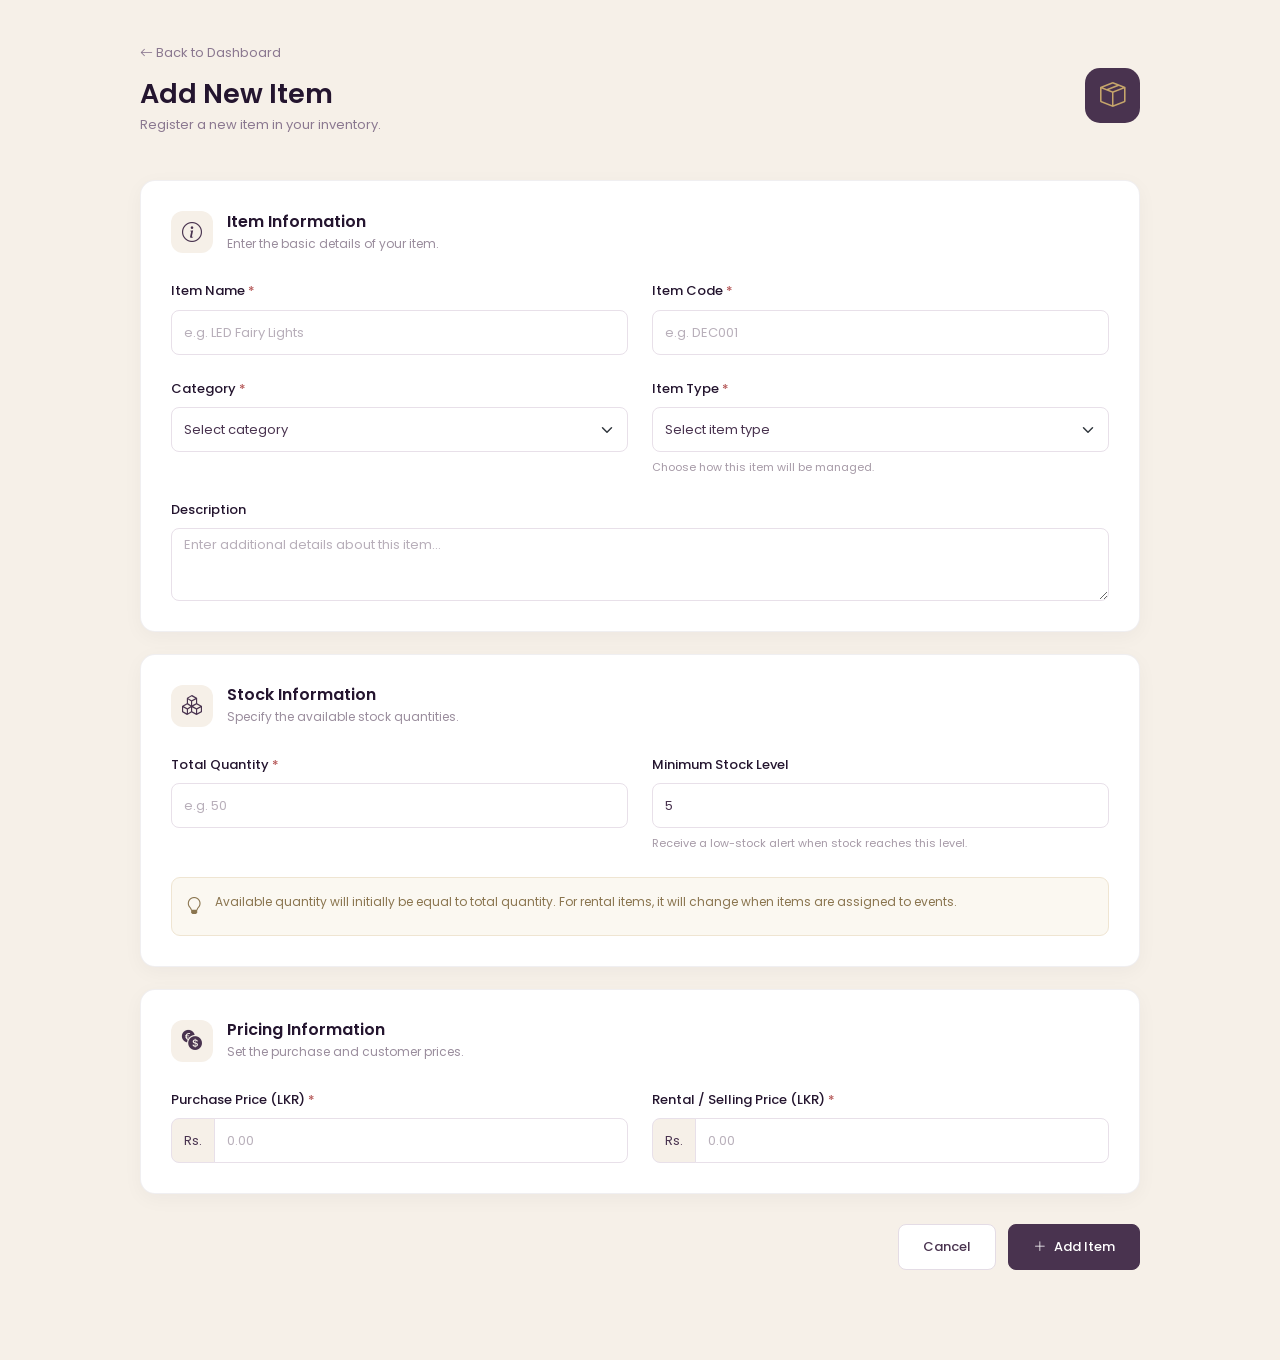
<file: addItem.html>
<!DOCTYPE html>
<html lang="en">
<head>
    <meta charset="UTF-8">
    <meta name="viewport" content="width=device-width, initial-scale=1.0">
    <title>Add New Item | Decora</title>

    <!-- Bootstrap -->
    <link href="https://cdn.jsdelivr.net/npm/bootstrap@5.3.3/dist/css/bootstrap.min.css" rel="stylesheet">

    <!-- Bootstrap Icons -->
    <link rel="stylesheet" href="https://cdn.jsdelivr.net/npm/bootstrap-icons@1.11.3/font/bootstrap-icons.min.css">

    <!-- Google Font -->
    <link href="https://fonts.googleapis.com/css2?family=Poppins:wght@300;400;500;600;700&display=swap" rel="stylesheet">

    <link rel="stylesheet" href="css/style.css">
    <link rel="stylesheet" href="css/add-item.css">
</head>

<body>

<div class="add-item-page">

    <!-- Top Navigation -->
    <div class="page-top">
        <div>
            <a href="index.html" class="back-link">
                <i class="bi bi-arrow-left"></i> Back to Dashboard
            </a>

            <h2>Add New Item</h2>
            <p>Register a new item in your inventory.</p>
        </div>

        <div class="page-icon">
            <i class="bi bi-box-seam"></i>
        </div>
    </div>


    <!-- Add Item Form -->
    <form id="addItemForm">

        <!-- Item Information -->
        <div class="form-section">

            <div class="section-title">
                <div class="section-icon">
                    <i class="bi bi-info-circle"></i>
                </div>

                <div>
                    <h5>Item Information</h5>
                    <p>Enter the basic details of your item.</p>
                </div>
            </div>

            <div class="row g-4">

                <div class="col-md-6">
                    <label for="itemName">Item Name <span>*</span></label>
                    <input type="text" id="itemName" class="form-control"
                           placeholder="e.g. LED Fairy Lights" required>
                </div>

                <div class="col-md-6">
                    <label for="itemCode">Item Code <span>*</span></label>
                    <input type="text" id="itemCode" class="form-control"
                           placeholder="e.g. DEC001" required>
                </div>

                <div class="col-md-6">
                    <label for="category">Category <span>*</span></label>

                    <select id="category" class="form-select" required>
                        <option value="" selected disabled>Select category</option>
                        <option value="Decorations">Decorations</option>
                        <option value="Lighting">Lighting</option>
                        <option value="Furniture">Furniture</option>
                        <option value="Stage Equipment">Stage Equipment</option>
                        <option value="Table Accessories">Table Accessories</option>
                        <option value="Fabrics">Fabrics</option>
                        <option value="Other">Other</option>
                    </select>
                </div>

                <div class="col-md-6">
                    <label for="itemType">Item Type <span>*</span></label>

                    <select id="itemType" class="form-select" required>
                        <option value="" selected disabled>Select item type</option>
                        <option value="Rental Item">Rental Item</option>
                        <option value="Consumable Item">Consumable Item</option>
                        <option value="Sale Item">Sale Item</option>
                    </select>

                    <small class="help-text">
                        Choose how this item will be managed.
                    </small>
                </div>

                <div class="col-12">
                    <label for="description">Description</label>
                    <textarea id="description" class="form-control"
                              rows="3"
                              placeholder="Enter additional details about this item..."></textarea>
                </div>

            </div>
        </div>


        <!-- Stock Information -->
        <div class="form-section">

            <div class="section-title">
                <div class="section-icon">
                    <i class="bi bi-boxes"></i>
                </div>

                <div>
                    <h5>Stock Information</h5>
                    <p>Specify the available stock quantities.</p>
                </div>
            </div>

            <div class="row g-4">

                <div class="col-md-6">
                    <label for="totalQuantity">Total Quantity <span>*</span></label>
                    <input type="number" id="totalQuantity" class="form-control"
                           min="0" placeholder="e.g. 50" required>
                </div>

                <div class="col-md-6">
                    <label for="minimumStock">Minimum Stock Level</label>
                    <input type="number" id="minimumStock" class="form-control"
                           min="0" value="5">
                    <small class="help-text">
                        Receive a low-stock alert when stock reaches this level.
                    </small>
                </div>

            </div>

            <div class="stock-note">
                <i class="bi bi-lightbulb"></i>
                <span>
                    Available quantity will initially be equal to total quantity.
                    For rental items, it will change when items are assigned to events.
                </span>
            </div>

        </div>


        <!-- Pricing Information -->
        <div class="form-section">

            <div class="section-title">
                <div class="section-icon">
                    <i class="bi bi-currency-exchange"></i>
                </div>

                <div>
                    <h5>Pricing Information</h5>
                    <p>Set the purchase and customer prices.</p>
                </div>
            </div>

            <div class="row g-4">

                <div class="col-md-6">
                    <label for="purchasePrice">Purchase Price (LKR) <span>*</span></label>
                    <div class="input-group">
                        <span class="input-group-text">Rs.</span>
                        <input type="number" id="purchasePrice" class="form-control"
                               min="0" step="0.01" placeholder="0.00" required>
                    </div>
                </div>

                <div class="col-md-6">
                    <label for="sellingPrice">Rental / Selling Price (LKR) <span>*</span></label>
                    <div class="input-group">
                        <span class="input-group-text">Rs.</span>
                        <input type="number" id="sellingPrice" class="form-control"
                               min="0" step="0.01" placeholder="0.00" required>
                    </div>
                </div>

            </div>
        </div>


        <!-- Form Buttons -->
        <div class="form-actions">

            <a href="index.html" class="cancel-btn">
                Cancel
            </a>

            <button type="submit" class="submit-btn">
                <i class="bi bi-plus-lg"></i>
                Add Item
            </button>

        </div>

    </form>

</div>


<script>
    const addItemForm = document.getElementById("addItemForm");

    addItemForm.addEventListener("submit", function(event) {

        event.preventDefault();

        const item = {
            name: document.getElementById("itemName").value.trim(),
            code: document.getElementById("itemCode").value.trim(),
            category: document.getElementById("category").value,
            type: document.getElementById("itemType").value,
            description: document.getElementById("description").value.trim(),
            totalQuantity: Number(document.getElementById("totalQuantity").value),
            minimumStock: Number(document.getElementById("minimumStock").value),
            availableQuantity: Number(document.getElementById("totalQuantity").value),
            purchasePrice: Number(document.getElementById("purchasePrice").value),
            sellingPrice: Number(document.getElementById("sellingPrice").value)
        };

        if (item.totalQuantity < 0 ||
            item.minimumStock < 0 ||
            item.purchasePrice < 0 ||
            item.sellingPrice < 0) {
            alert("Please enter valid positive values.");
            return;
        }

        // Get existing inventory items
        let inventory = JSON.parse(localStorage.getItem("decoraInventory")) || [];

        // Check duplicate item code
        const duplicate = inventory.some(
            existingItem => existingItem.code.toLowerCase() === item.code.toLowerCase()
        );

        if (duplicate) {
            alert("An item with this item code already exists!");
            return;
        }

        // Save item in browser local storage
        inventory.push(item);

        localStorage.setItem("decoraInventory", JSON.stringify(inventory));

        alert("Item added successfully!");

        addItemForm.reset();

        window.location.href = "inventory.html";
    });
</script>

</body>
</html>
</file>
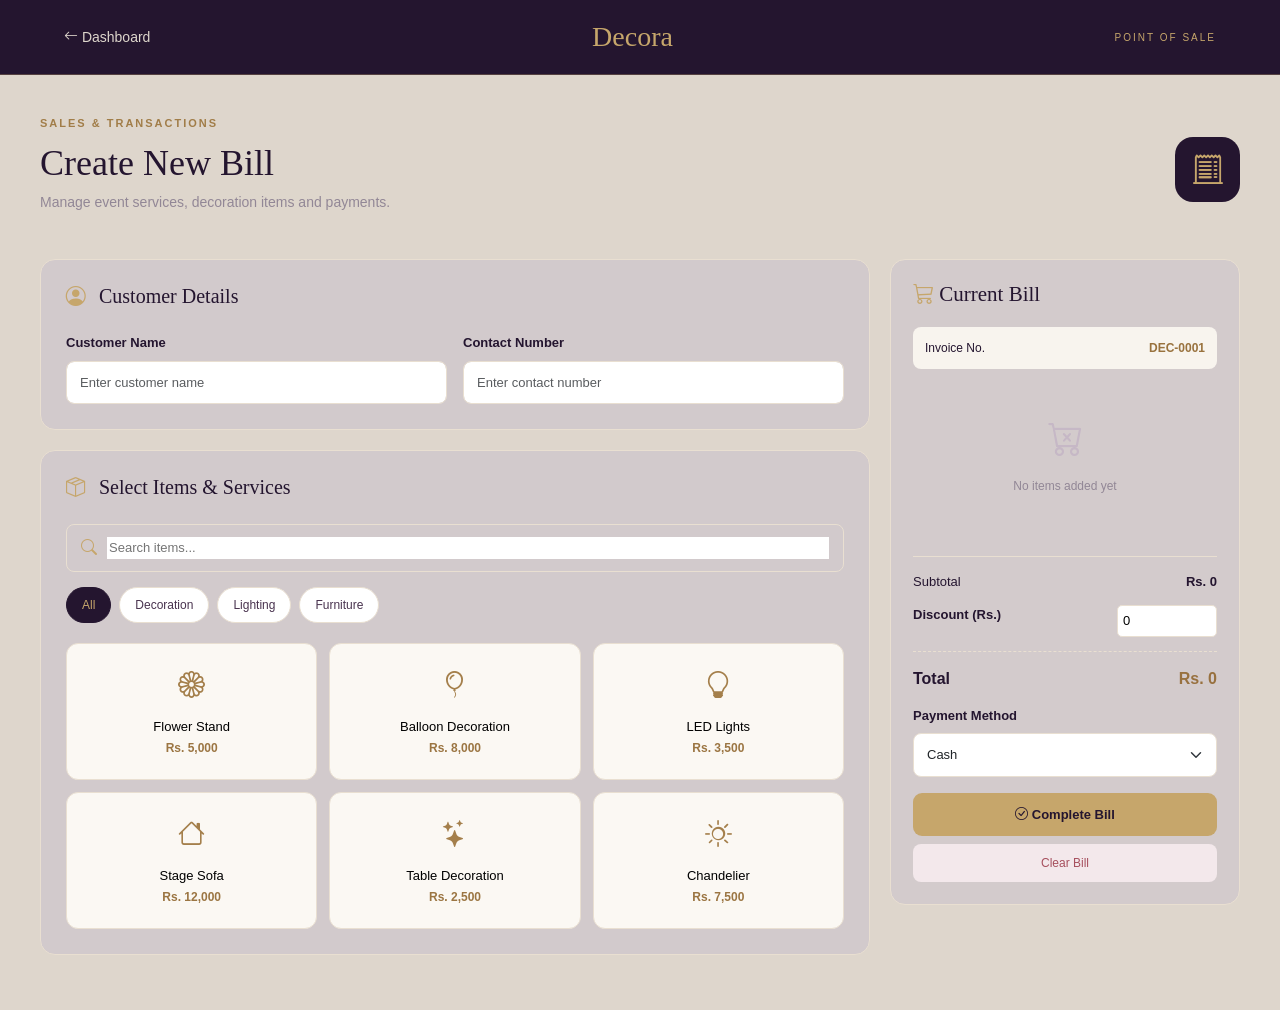
<file: billing.html>
<!DOCTYPE html>
<html lang="en">
<head>
    <meta charset="UTF-8">
    <meta name="viewport" content="width=device-width, initial-scale=1.0">
    <title>POS Billing | Decora</title>

    <link href="https://cdn.jsdelivr.net/npm/bootstrap@5.3.3/dist/css/bootstrap.min.css" rel="stylesheet">
    <link rel="stylesheet" href="https://cdn.jsdelivr.net/npm/bootstrap-icons@1.11.3/font/bootstrap-icons.min.css">
    <link rel="stylesheet" href="css/pages.css">
</head>

<body>

<div class="page-container">

    <header class="page-header">
        <a href="index.html" class="back-link">
            <i class="bi bi-arrow-left"></i> Dashboard
        </a>
        <div class="page-brand">Decora</div>
        <span class="page-label">POINT OF SALE</span>
    </header>

    <main class="page-content">

        <div class="page-title">
            <div>
                <span class="eyebrow">SALES & TRANSACTIONS</span>
                <h1>Create New Bill</h1>
                <p>Manage event services, decoration items and payments.</p>
            </div>
            <div class="title-icon"><i class="bi bi-receipt-cutoff"></i></div>
        </div>

        <div class="billing-layout">

            <div class="billing-main">

                <section class="form-card">
                    <h3><i class="bi bi-person-circle"></i> Customer Details</h3>

                    <div class="row g-3">
                        <div class="col-md-6">
                            <label>Customer Name</label>
                            <input type="text" class="form-control" placeholder="Enter customer name">
                        </div>

                        <div class="col-md-6">
                            <label>Contact Number</label>
                            <input type="tel" class="form-control" placeholder="Enter contact number">
                        </div>
                    </div>
                </section>

                <section class="form-card">
                    <div class="section-heading">
                        <h3><i class="bi bi-box-seam"></i> Select Items & Services</h3>
                    </div>

                    <div class="billing-search">
                        <i class="bi bi-search"></i>
                        <input type="text" id="productSearch" placeholder="Search items...">
                    </div>

                    <div class="category-filter">
                        <button class="category-btn active" data-category="all">All</button>
                        <button class="category-btn" data-category="decoration">Decoration</button>
                        <button class="category-btn" data-category="lighting">Lighting</button>
                        <button class="category-btn" data-category="furniture">Furniture</button>
                    </div>

                    <div class="product-grid" id="productGrid">

                        <button class="product-card" data-name="Flower Stand" data-price="5000" data-category="decoration">
                            <i class="bi bi-flower1"></i>
                            <h5>Flower Stand</h5>
                            <p>Rs. 5,000</p>
                        </button>

                        <button class="product-card" data-name="Balloon Decoration" data-price="8000" data-category="decoration">
                            <i class="bi bi-balloon"></i>
                            <h5>Balloon Decoration</h5>
                            <p>Rs. 8,000</p>
                        </button>

                        <button class="product-card" data-name="LED Lights" data-price="3500" data-category="lighting">
                            <i class="bi bi-lightbulb"></i>
                            <h5>LED Lights</h5>
                            <p>Rs. 3,500</p>
                        </button>

                        <button class="product-card" data-name="Stage Sofa" data-price="12000" data-category="furniture">
                            <i class="bi bi-house"></i>
                            <h5>Stage Sofa</h5>
                            <p>Rs. 12,000</p>
                        </button>

                        <button class="product-card" data-name="Table Decoration" data-price="2500" data-category="decoration">
                            <i class="bi bi-stars"></i>
                            <h5>Table Decoration</h5>
                            <p>Rs. 2,500</p>
                        </button>

                        <button class="product-card" data-name="Chandelier" data-price="7500" data-category="lighting">
                            <i class="bi bi-brightness-high"></i>
                            <h5>Chandelier</h5>
                            <p>Rs. 7,500</p>
                        </button>

                    </div>
                </section>

            </div>


            <aside class="cart-card">

                <h3><i class="bi bi-cart3"></i> Current Bill</h3>

                <div class="bill-number">
                    <span>Invoice No.</span>
                    <strong>DEC-0001</strong>
                </div>

                <div id="cartItems" class="cart-items">
                    <div class="empty-cart">
                        <i class="bi bi-cart-x"></i>
                        <p>No items added yet</p>
                    </div>
                </div>

                <div class="bill-summary">
                    <div>
                        <span>Subtotal</span>
                        <strong id="subtotal">Rs. 0</strong>
                    </div>

                    <div class="discount-row">
                        <label for="discount">Discount (Rs.)</label>
                        <input type="number" id="discount" value="0" min="0">
                    </div>

                    <div class="total-row">
                        <span>Total</span>
                        <strong id="total">Rs. 0</strong>
                    </div>
                </div>

                <label>Payment Method</label>
                <select class="form-select mb-3" id="paymentMethod">
                    <option>Cash</option>
                    <option>Card</option>
                    <option>Bank Transfer</option>
                </select>

                <button class="primary-btn w-100" id="completeBill">
                    <i class="bi bi-check-circle"></i> Complete Bill
                </button>

                <button class="clear-btn w-100 mt-2" id="clearBill">
                    Clear Bill
                </button>

            </aside>

        </div>
    </main>
</div>

<script>
const cart = [];
const cartItems = document.getElementById("cartItems");
const subtotalElement = document.getElementById("subtotal");
const totalElement = document.getElementById("total");
const discountInput = document.getElementById("discount");

function formatMoney(amount) {
    return "Rs. " + amount.toLocaleString("en-LK");
}

function renderCart() {
    cartItems.innerHTML = "";

    if (cart.length === 0) {
        cartItems.innerHTML = `
            <div class="empty-cart">
                <i class="bi bi-cart-x"></i>
                <p>No items added yet</p>
            </div>`;
    }

    let subtotal = 0;

    cart.forEach((item, index) => {
        subtotal += item.price * item.quantity;

        cartItems.innerHTML += `
            <div class="cart-item">
                <div class="cart-item-details">
                    <h5>${item.name}</h5>
                    <p>${formatMoney(item.price)}</p>
                    <div class="quantity-controls">
                        <button onclick="changeQuantity(${index}, -1)">−</button>
                        <span>${item.quantity}</span>
                        <button onclick="changeQuantity(${index}, 1)">+</button>
                    </div>
                </div>
                <button class="remove-item" onclick="removeItem(${index})">
                    <i class="bi bi-trash"></i>
                </button>
            </div>`;
    });

    const discount = Math.min(
        Math.max(0, Number(discountInput.value) || 0),
        subtotal
    );

    subtotalElement.textContent = formatMoney(subtotal);
    totalElement.textContent = formatMoney(subtotal - discount);
}

document.querySelectorAll(".product-card").forEach(button => {
    button.addEventListener("click", () => {
        const name = button.dataset.name;
        const price = Number(button.dataset.price);

        const existing = cart.find(item => item.name === name);

        if (existing) {
            existing.quantity++;
        } else {
            cart.push({ name, price, quantity: 1 });
        }

        renderCart();
    });
});

function changeQuantity(index, amount) {
    cart[index].quantity += amount;

    if (cart[index].quantity <= 0) {
        cart.splice(index, 1);
    }

    renderCart();
}

function removeItem(index) {
    cart.splice(index, 1);
    renderCart();
}

discountInput.addEventListener("input", renderCart);

document.getElementById("clearBill").addEventListener("click", () => {
    cart.length = 0;
    discountInput.value = 0;
    renderCart();
});

document.getElementById("completeBill").addEventListener("click", () => {
    if (cart.length === 0) {
        alert("Please add items to the bill first.");
        return;
    }

    alert("Bill created successfully! Connect a database to save this transaction.");
});

const searchInput = document.getElementById("productSearch");
let selectedCategory = "all";

function filterProducts() {
    const search = searchInput.value.toLowerCase();

    document.querySelectorAll(".product-card").forEach(card => {
        const matchesName = card.dataset.name.toLowerCase().includes(search);
        const matchesCategory = selectedCategory === "all" ||
            card.dataset.category === selectedCategory;

        card.style.display = matchesName && matchesCategory ? "" : "none";
    });
}

searchInput.addEventListener("input", filterProducts);

document.querySelectorAll(".category-btn").forEach(button => {
    button.addEventListener("click", () => {
        document.querySelector(".category-btn.active").classList.remove("active");
        button.classList.add("active");
        selectedCategory = button.dataset.category;
        filterProducts();
    });
});

renderCart();
</script>

</body>
</html>
</file>
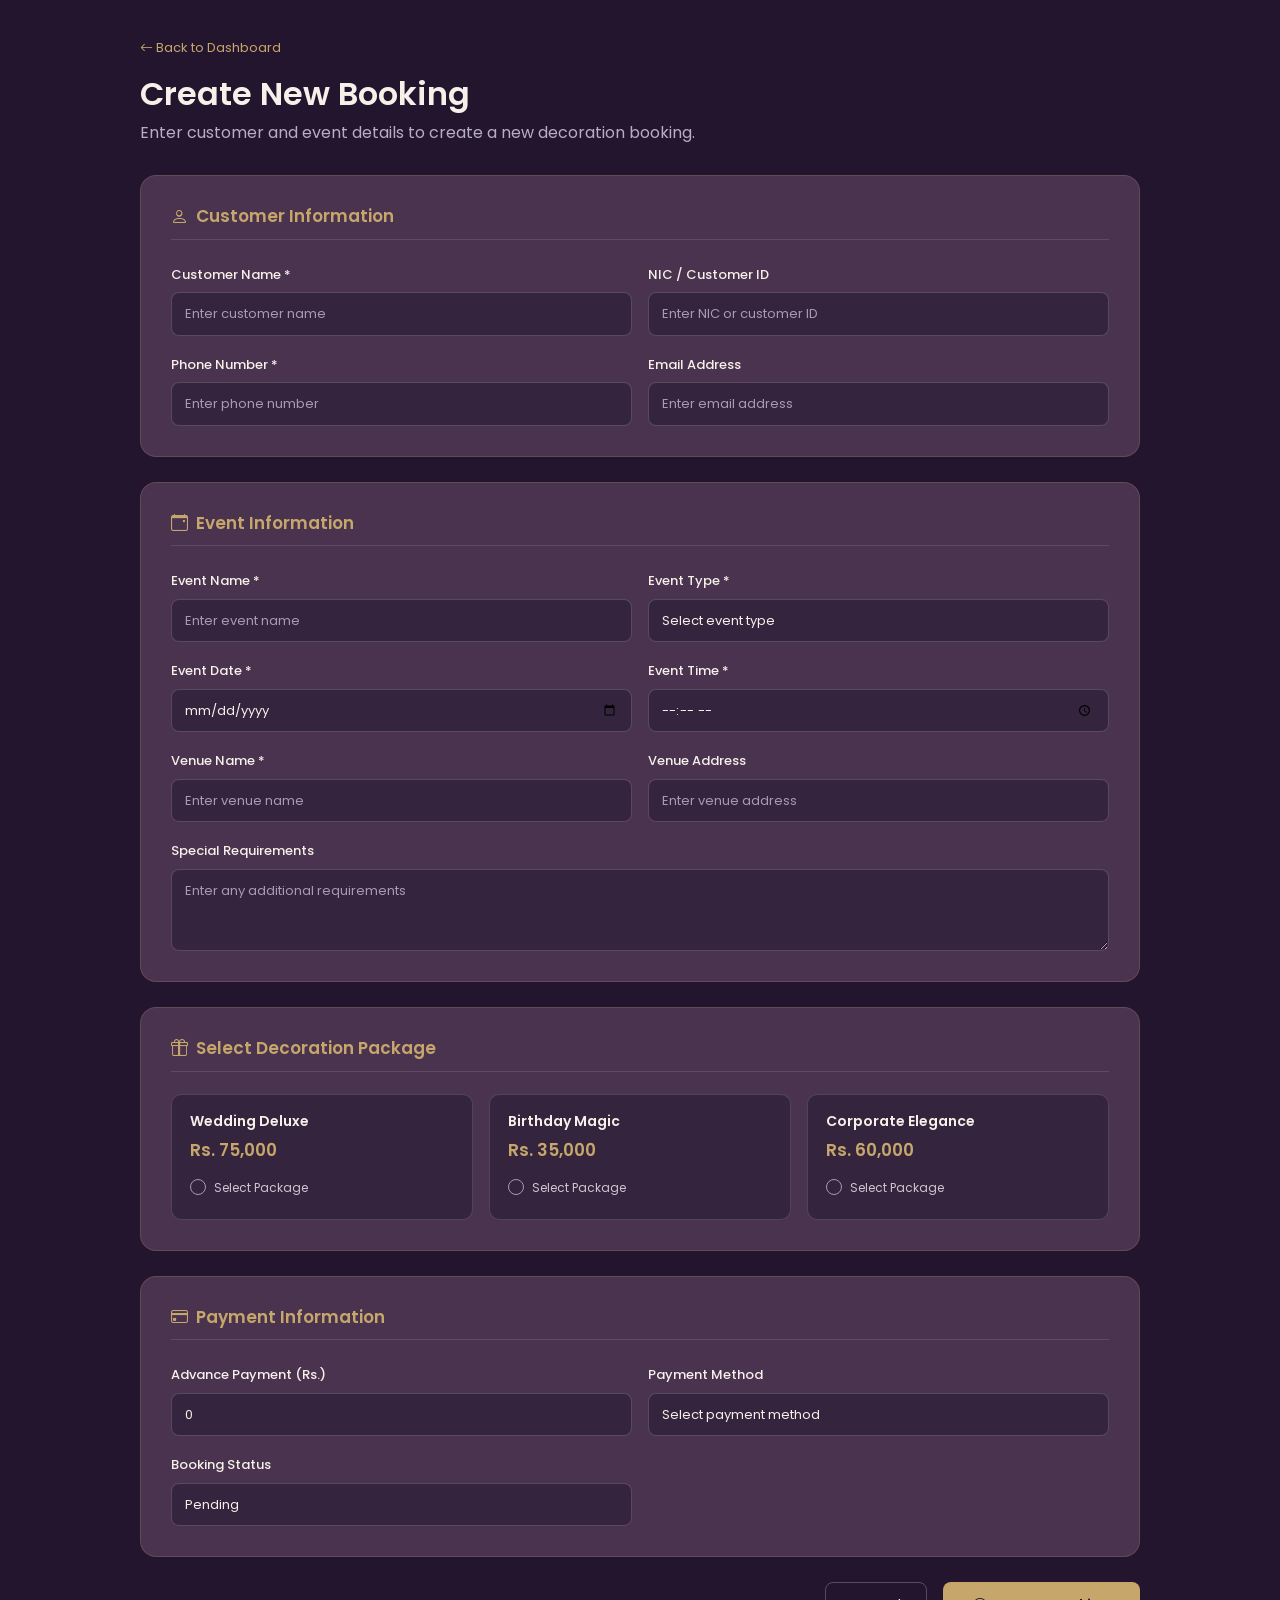
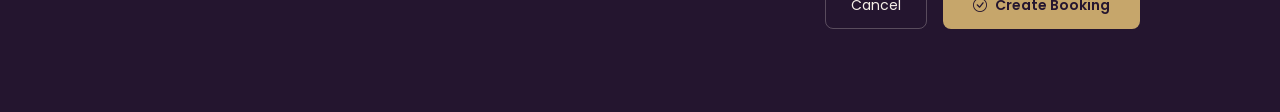
<file: booking.html>
<!DOCTYPE html>
<html lang="en">
<head>
    <meta charset="UTF-8">
    <meta name="viewport" content="width=device-width, initial-scale=1.0">
    <title>New Booking | Decora</title>

    <link href="https://cdn.jsdelivr.net/npm/bootstrap@5.3.3/dist/css/bootstrap.min.css" rel="stylesheet">
    <link href="https://cdn.jsdelivr.net/npm/bootstrap-icons@1.11.3/font/bootstrap-icons.min.css" rel="stylesheet">
    <link href="https://fonts.googleapis.com/css2?family=Poppins:wght@300;400;500;600;700&display=swap" rel="stylesheet">

    <style>
        * {
            font-family: 'Poppins', sans-serif;
        }

        body {
            background: #24152F;
            color: #F6F0E8;
            padding: 35px 15px;
        }

        .booking-container {
            max-width: 1000px;
            margin: auto;
        }

        .page-heading {
            margin-bottom: 30px;
        }

        .page-heading h2 {
            font-weight: 600;
            color: #F6F0E8;
        }

        .page-heading p {
            color: #B9AEBF;
            margin-bottom: 0;
        }

        .booking-card {
            background: #49334F;
            border: 1px solid rgba(198, 166, 107, 0.2);
            border-radius: 16px;
            padding: 30px;
            margin-bottom: 25px;
        }

        .section-title {
            color: #C6A66B;
            font-size: 17px;
            font-weight: 600;
            margin-bottom: 22px;
            padding-bottom: 12px;
            border-bottom: 1px solid rgba(246, 240, 232, 0.12);
        }

        .form-label {
            color: #F6F0E8;
            font-size: 13px;
            font-weight: 500;
            margin-bottom: 8px;
        }

        .form-control,
        .form-select {
            background: #35243D;
            border: 1px solid rgba(246, 240, 232, 0.18);
            color: #F6F0E8;
            border-radius: 8px;
            padding: 11px 13px;
            font-size: 13px;
        }

        .form-control:focus,
        .form-select:focus {
            background: #35243D;
            color: #F6F0E8;
            border-color: #C6A66B;
            box-shadow: 0 0 0 0.2rem rgba(198, 166, 107, 0.15);
        }

        .form-control::placeholder {
            color: #A99BAF;
        }

        .form-select option {
            background: #35243D;
            color: #F6F0E8;
        }

        .form-check-input {
            background-color: #35243D;
            border-color: #A99BAF;
        }

        .form-check-input:checked {
            background-color: #C6A66B;
            border-color: #C6A66B;
        }

        .package-option {
            background: #35243D;
            border: 1px solid rgba(246, 240, 232, 0.15);
            border-radius: 10px;
            padding: 18px;
            height: 100%;
        }

        .package-option h6 {
            color: #F6F0E8;
            font-size: 14px;
            font-weight: 600;
        }

        .package-price {
            color: #C6A66B;
            font-size: 17px;
            font-weight: 600;
        }

        .package-option .form-check {
            margin-top: 12px;
        }

        .package-option .form-check-label {
            color: #CFC4D2;
            font-size: 12px;
        }

        .btn-submit {
            background: #C6A66B;
            color: #24152F;
            border: none;
            border-radius: 8px;
            padding: 12px 30px;
            font-size: 14px;
            font-weight: 600;
        }

        .btn-submit:hover {
            background: #D8BB83;
            color: #24152F;
        }

        .btn-cancel {
            background: transparent;
            color: #F6F0E8;
            border: 1px solid rgba(246, 240, 232, 0.25);
            border-radius: 8px;
            padding: 12px 25px;
            font-size: 14px;
            text-decoration: none;
        }

        .btn-cancel:hover {
            background: rgba(246, 240, 232, 0.08);
            color: #F6F0E8;
        }

        @media (max-width: 576px) {
            .booking-card {
                padding: 20px;
            }

            .form-actions {
                flex-direction: column-reverse;
            }

            .form-actions button,
            .form-actions a {
                width: 100%;
                text-align: center;
            }
        }
    </style>
</head>

<body>

    <div class="booking-container">

        <div class="page-heading">
            <a href="index.html" class="text-decoration-none" style="color: #C6A66B; font-size: 13px;">
                <i class="bi bi-arrow-left"></i> Back to Dashboard
            </a>

            <h2 class="mt-3">Create New Booking</h2>
            <p>Enter customer and event details to create a new decoration booking.</p>
        </div>

        <form id="bookingForm">

            <div class="booking-card">

                <h5 class="section-title">
                    <i class="bi bi-person me-2"></i>Customer Information
                </h5>

                <div class="row g-3">

                    <div class="col-md-6">
                        <label for="customerName" class="form-label">Customer Name *</label>
                        <input type="text" class="form-control" id="customerName" placeholder="Enter customer name" required>
                    </div>

                    <div class="col-md-6">
                        <label for="customerId" class="form-label">NIC / Customer ID</label>
                        <input type="text" class="form-control" id="customerId" placeholder="Enter NIC or customer ID">
                    </div>

                    <div class="col-md-6">
                        <label for="phone" class="form-label">Phone Number *</label>
                        <input type="tel" class="form-control" id="phone" placeholder="Enter phone number" required>
                    </div>

                    <div class="col-md-6">
                        <label for="email" class="form-label">Email Address</label>
                        <input type="email" class="form-control" id="email" placeholder="Enter email address">
                    </div>

                </div>
            </div>

            <div class="booking-card">

                <h5 class="section-title">
                    <i class="bi bi-calendar-event me-2"></i>Event Information
                </h5>

                <div class="row g-3">

                    <div class="col-md-6">
                        <label for="eventName" class="form-label">Event Name *</label>
                        <input type="text" class="form-control" id="eventName" placeholder="Enter event name" required>
                    </div>

                    <div class="col-md-6">
                        <label for="eventType" class="form-label">Event Type *</label>
                        <select class="form-select" id="eventType" required>
                            <option value="" selected disabled>Select event type</option>
                            <option value="Wedding">Wedding</option>
                            <option value="Birthday">Birthday</option>
                            <option value="Engagement">Engagement</option>
                            <option value="Corporate Event">Corporate Event</option>
                            <option value="Anniversary">Anniversary</option>
                            <option value="Other">Other</option>
                        </select>
                    </div>

                    <div class="col-md-6">
                        <label for="eventDate" class="form-label">Event Date *</label>
                        <input type="date" class="form-control" id="eventDate" required>
                    </div>

                    <div class="col-md-6">
                        <label for="eventTime" class="form-label">Event Time *</label>
                        <input type="time" class="form-control" id="eventTime" required>
                    </div>

                    <div class="col-md-6">
                        <label for="eventLocation" class="form-label">Venue Name *</label>
                        <input type="text" class="form-control" id="eventLocation" placeholder="Enter venue name" required>
                    </div>

                    <div class="col-md-6">
                        <label for="venueAddress" class="form-label">Venue Address</label>
                        <input type="text" class="form-control" id="venueAddress" placeholder="Enter venue address">
                    </div>

                    <div class="col-12">
                        <label for="specialRequirements" class="form-label">Special Requirements</label>
                        <textarea class="form-control" id="specialRequirements" rows="3" placeholder="Enter any additional requirements"></textarea>
                    </div>

                </div>
            </div>

            <div class="booking-card">

                <h5 class="section-title">
                    <i class="bi bi-gift me-2"></i>Select Decoration Package
                </h5>

                <div class="row g-3">

                    <div class="col-md-4">
                        <div class="package-option">
                            <h6>Wedding Deluxe</h6>
                            <p class="package-price mb-0">Rs. 75,000</p>

                            <div class="form-check">
                                <input class="form-check-input" type="radio" name="package" id="weddingPackage" value="75000" required>
                                <label class="form-check-label" for="weddingPackage">
                                    Select Package
                                </label>
                            </div>
                        </div>
                    </div>

                    <div class="col-md-4">
                        <div class="package-option">
                            <h6>Birthday Magic</h6>
                            <p class="package-price mb-0">Rs. 35,000</p>

                            <div class="form-check">
                                <input class="form-check-input" type="radio" name="package" id="birthdayPackage" value="35000">
                                <label class="form-check-label" for="birthdayPackage">
                                    Select Package
                                </label>
                            </div>
                        </div>
                    </div>

                    <div class="col-md-4">
                        <div class="package-option">
                            <h6>Corporate Elegance</h6>
                            <p class="package-price mb-0">Rs. 60,000</p>

                            <div class="form-check">
                                <input class="form-check-input" type="radio" name="package" id="corporatePackage" value="60000">
                                <label class="form-check-label" for="corporatePackage">
                                    Select Package
                                </label>
                            </div>
                        </div>
                    </div>

                </div>
            </div>

            <div class="booking-card">

                <h5 class="section-title">
                    <i class="bi bi-credit-card me-2"></i>Payment Information
                </h5>

                <div class="row g-3">

                    <div class="col-md-6">
                        <label for="advancePayment" class="form-label">Advance Payment (Rs.)</label>
                        <input type="number" class="form-control" id="advancePayment" placeholder="Enter advance amount" min="0" step="0.01" value="0">
                    </div>

                    <div class="col-md-6">
                        <label for="paymentMethod" class="form-label">Payment Method</label>
                        <select class="form-select" id="paymentMethod">
                            <option value="" selected disabled>Select payment method</option>
                            <option value="Cash">Cash</option>
                            <option value="Bank Transfer">Bank Transfer</option>
                            <option value="Card">Card</option>
                            <option value="Online Payment">Online Payment</option>
                        </select>
                    </div>

                    <div class="col-md-6">
                        <label for="bookingStatus" class="form-label">Booking Status</label>
                        <select class="form-select" id="bookingStatus">
                            <option value="Pending" selected>Pending</option>
                            <option value="Confirmed">Confirmed</option>
                            <option value="Cancelled">Cancelled</option>
                        </select>
                    </div>

                </div>
            </div>

            <div class="d-flex justify-content-end gap-3 form-actions mb-5">
                <a href="dashboard.html" class="btn-cancel">Cancel</a>

                <button type="submit" class="btn-submit">
                    <i class="bi bi-check-circle me-2"></i>Create Booking
                </button>
            </div>

        </form>

    </div>

    <script src="https://cdn.jsdelivr.net/npm/bootstrap@5.3.3/dist/js/bootstrap.bundle.min.js"></script>
    <script src="js/booking.js"></script>

</body>
</html>
</file>
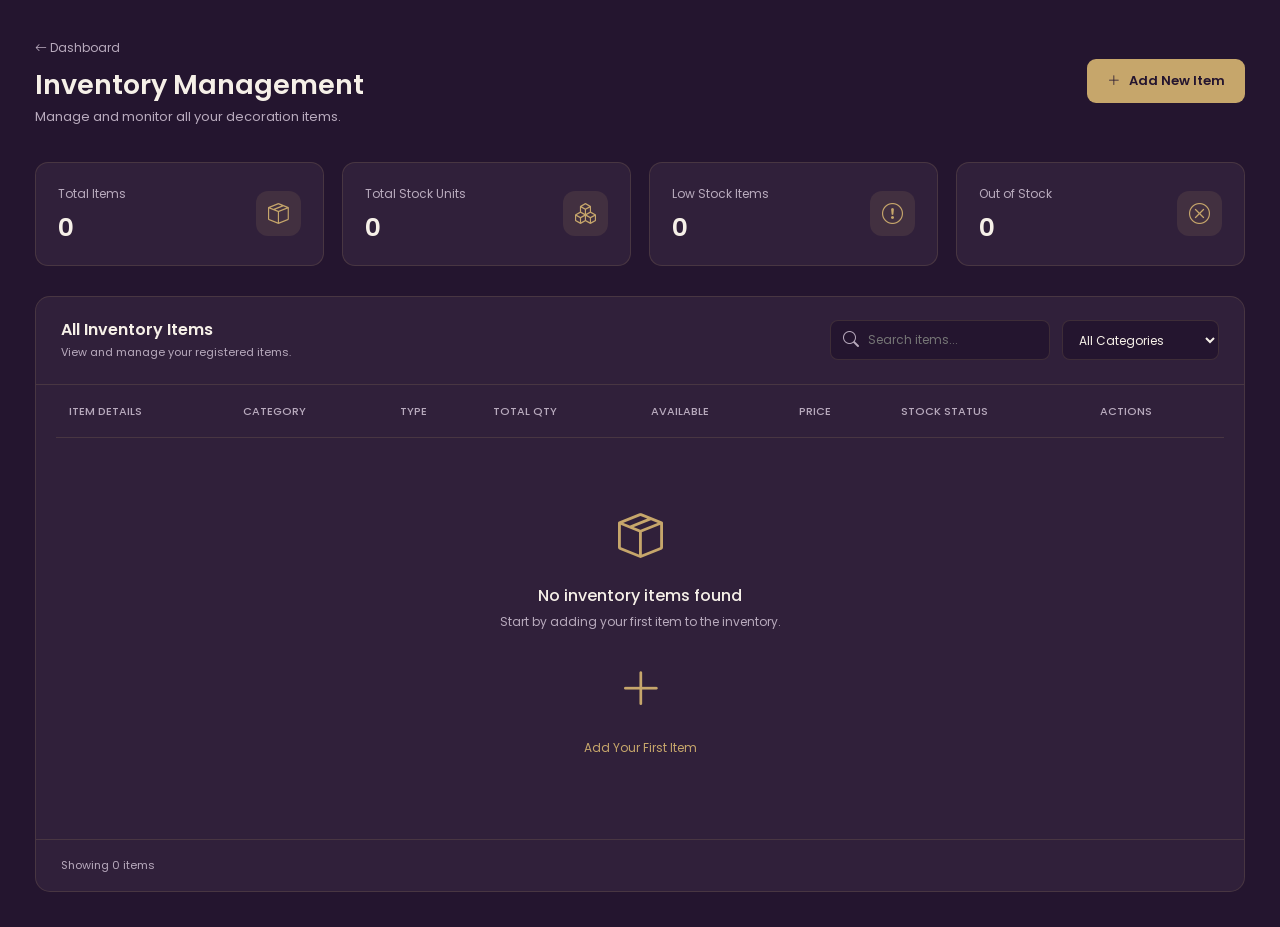
<file: inventory.html>
<!DOCTYPE html>
<html lang="en">
<head>
    <meta charset="UTF-8">
    <meta name="viewport" content="width=device-width, initial-scale=1.0">

    <title>Inventory | Decora</title>

    <!-- Bootstrap -->
    <link href="https://cdn.jsdelivr.net/npm/bootstrap@5.3.3/dist/css/bootstrap.min.css" rel="stylesheet">

    <!-- Bootstrap Icons -->
    <link rel="stylesheet" href="https://cdn.jsdelivr.net/npm/bootstrap-icons@1.11.3/font/bootstrap-icons.min.css">

    <!-- Google Font -->
    <link href="https://fonts.googleapis.com/css2?family=Poppins:wght@300;400;500;600;700&display=swap" rel="stylesheet">

    <link rel="stylesheet" href="css/inventory.css">

</head>

<body>

<div class="inventory-page">

    <!-- Header -->
    <div class="page-header">

        <div>
            <a href="index.html" class="back-link">
                <i class="bi bi-arrow-left"></i> Dashboard
            </a>

            <h2>Inventory Management</h2>
            <p>Manage and monitor all your decoration items.</p>
        </div>

        <a href="add-item.html" class="add-btn">
            <i class="bi bi-plus-lg"></i>
            Add New Item
        </a>

    </div>


    <!-- Statistics -->
    <div class="stats-grid">

        <div class="stat-card">
            <div class="stat-info">
                <p>Total Items</p>
                <h3 id="totalItems">0</h3>
            </div>
            <div class="stat-icon">
                <i class="bi bi-box-seam"></i>
            </div>
        </div>

        <div class="stat-card">
            <div class="stat-info">
                <p>Total Stock Units</p>
                <h3 id="totalStock">0</h3>
            </div>
            <div class="stat-icon">
                <i class="bi bi-boxes"></i>
            </div>
        </div>

        <div class="stat-card">
            <div class="stat-info">
                <p>Low Stock Items</p>
                <h3 id="lowStock">0</h3>
            </div>
            <div class="stat-icon">
                <i class="bi bi-exclamation-circle"></i>
            </div>
        </div>

        <div class="stat-card">
            <div class="stat-info">
                <p>Out of Stock</p>
                <h3 id="outOfStock">0</h3>
            </div>
            <div class="stat-icon">
                <i class="bi bi-x-circle"></i>
            </div>
        </div>

    </div>


    <!-- Inventory Table -->
    <div class="inventory-container">

        <div class="inventory-top">

            <div>
                <h5>All Inventory Items</h5>
                <p>View and manage your registered items.</p>
            </div>

            <div class="filter-area">

                <div class="search-box">
                    <i class="bi bi-search"></i>
                    <input type="text" id="searchInput"
                           placeholder="Search items...">
                </div>

                <select id="categoryFilter" class="filter-select">
                    <option value="all">All Categories</option>
                    <option value="Decorations">Decorations</option>
                    <option value="Lighting">Lighting</option>
                    <option value="Furniture">Furniture</option>
                    <option value="Stage Equipment">Stage Equipment</option>
                    <option value="Table Accessories">Table Accessories</option>
                    <option value="Fabrics">Fabrics</option>
                    <option value="Other">Other</option>
                </select>

            </div>

        </div>


        <div class="table-responsive">

            <table class="inventory-table">

                <thead>
                    <tr>
                        <th>ITEM DETAILS</th>
                        <th>CATEGORY</th>
                        <th>TYPE</th>
                        <th>TOTAL QTY</th>
                        <th>AVAILABLE</th>
                        <th>PRICE</th>
                        <th>STOCK STATUS</th>
                        <th>ACTIONS</th>
                    </tr>
                </thead>

                <tbody id="inventoryTableBody"></tbody>

            </table>

            <div id="emptyState" class="empty-state" style="display:none;">
                <i class="bi bi-box-seam"></i>
                <h5>No inventory items found</h5>
                <p>Start by adding your first item to the inventory.</p>
                <a href="addItem.html">
                    <i class="bi bi-plus-lg"></i> Add Your First Item
                </a>
            </div>

        </div>

        <div class="table-footer">
            Showing <span id="itemCount">0</span> items
        </div>

    </div>

</div>


<script src="js/inventory.js"></script>

</body>
</html>
</file>
<file: css/style.css>
* {
    margin: 0;
    padding: 0;
}

.main-container {
    display: grid;
    grid-template-columns: 250px 1fr;
    min-height: 100vh;
}

.side-bar {
    background-color: #271a30;
}

.dashboard-content {
    background-color: #F6F0E8;
}

.logo {
    margin-top: 20px;
    display: flex;
    flex-direction: column;
    align-items: center;
}

.logo img {
    width: 30%;
}

.logo-name {
    color: #a5803bd7;
    font-family: "logoFont";
    font-size: 36px;
}

.sidebar-menu {
    display: flex;
    flex-direction: column;
    align-items: stretch;
    margin-top: 15px;

}

.menu-item {
    display: flex;
    align-items: center;
    justify-content: flex-start;
    width: 220px;
    gap: 15px;
    padding: 13px 35px;
    box-sizing: border-box;
    border-radius: 30px;

}

.menu-item-icon {
    width: 25px;
    display: flex;
    justify-content: center;
    align-items: center;
    font-size: 21px;
}

.menu-item-text {
    font-size: 15px;
    font-weight: 500;
}

.menu-item:hover {
    background-color: #49334F;
    color: #C6A66B;
    transform: translateX(4px);
    transition: 0.5s;
}

.dashboard-content {
    display: grid;
    grid-template-columns: minmax(0, 1fr) 280px;
    gap: 20px;
    padding: 25px;
    background-color: #473a4a;
}

.dashboard-main {
    display: flex;
    flex-direction: column;
    gap: 20px;
}

.dashboard-right {
    display: flex;
    flex-direction: column;
    gap: 20px;
}

.stats-section {
    display: grid;
    grid-template-columns: repeat(3, minmax(0, 1fr));
    gap: 15px;
}

.stat-icon {
    width: 48px;
    height: 48px;
    min-width: 48px;
    border-radius: 50%;
    display: flex;
    justify-content: center;
    align-items: center;
    font-size: 22px;
    color: #49334F;
    background-color: rgba(255, 255, 255, 0.75);
}

.stat-card {
    display: flex;
    align-items: center;
    gap: 15px;
    padding: 20px 15px;
    border-radius: 15px;
    background-color: #8a63835a;
    transition: 0.3s;
    font-family: 'Trebuchet MS', 'Lucida Sans Unicode', 'Lucida Grande', 'Lucida Sans', Arial, sans-serif
    ;
}

.stat-card:hover {
    transform: translateY(-4px);
    box-shadow: 0 8px 10px rgba(133, 126, 138, 0.08);
}


.welcome-section {
    min-height: 260px;
    border-radius: 18px;
    overflow: hidden;

    background:
        linear-gradient(90deg,
            rgba(36, 21, 47, 0.95),
            rgba(36, 21, 47, 0.35)),
        url("../img/banner.jpg");

    background-size: cover;
    background-position: center;

    display: flex;
    align-items: center;
    padding: 30px;
    color: var(--white);
}

.welcome-content {
    max-width: 460px;
}

.welcome-small {
    color: #a5803bd7;
    letter-spacing: 3px;
    font-size: 12px;
    font-weight: 600;
}

.welcome-content h1 {
    font-size: 27px;
    margin: 10px 0 0;
    font-family: Georgia, serif;
}

.welcome-content h2 {
    font-size: 50px;
    margin-top: 10px;
    color: #a5803bd7;
    font-family: "logoFont";
    
}

.welcome-description {
    font-size: 13px;
    color: #E9DFE9;
    margin: 12px 0 20px;
}

.primary-btn {
    background-color: #a5803bd7;
    color: #24152F;
    border: none;
    border-radius: 8px;
    padding: 11px 18px;
    font-weight: 600;
    transition: 0.3s;
}

.section-heading {
    display: flex;
    justify-content: space-between;
    margin-bottom: 10px;
}
.section-heading a{
    color: #C6A66B;
    font-size: 14px;
}

.primary-btn:hover {
    background-color: #ae8943;
    transform: translateY(-2px);
}

.packages-section {
    background-color: var(--white);
    border: 1px solid #b582ac5a;
    border-radius: 15px;
    padding: 20px;
}

.packages-container {
    display: grid;
    grid-template-columns: repeat(3, minmax(0, 1fr));
    gap: 15px;
}

.package-card {
    border-radius: 12px;
    overflow: hidden;
    background-color: #cdb9d4;
    transition: 0.3s;
    cursor: pointer;
}

.package-card:hover {
    transform: translateY(-5px);
    box-shadow: 0 8px 20px rgba(36, 21, 47, 0.12);
}

.package-card img {
    width: 100%;
    height: 135px;
    object-fit: cover;
}

.package-info {
    padding: 12px;
}

.package-info h4 {
    font-size: 13px;
    font-weight: 700;
    margin-bottom: 5px;
    color: #24152F;
}

.package-info p {
    font-size: 11px;
    color: #887E8B;
    margin-bottom: 8px;
}

.package-info h5 {
    font-size: 14px;
    font-weight: 700;
    color: #9C7843;
    margin: 0;
}

.dashboard-right {
    gap: 18px;
}

.time-card {
    position: relative;
    overflow: hidden;
    background: rgba(73, 51, 79, 0.35);
    border: 1px solid rgba(246, 240, 232, 0.2);
    border-radius: 16px;
    color: #F6F0E8;
    padding: 22px;
}

.date-display {
    display: flex;
    align-items: center;
    gap: 8px;
    font-size: 12px;
    margin-bottom: 20px;
}

.date-display i {
    color: #9C7843;
}
.greet-msg{
    font-size: 18px;
    margin-top: 15px;
    font-family: "logoFont";
}
.quick-actions {
    background-color: rgba(73, 51, 79, 0.35);
    border: 1px solid #b582ac5a;
    border-radius: 15px;
    padding: 17px;
}

.actions-grid {
    display: grid;
    grid-template-columns: repeat(2, 1fr);
    gap: 11px;
}

.action-card {
    display: flex;
    flex-direction: column;
    align-items: center;
    justify-content: center;
    gap: 10px;
    padding: 12px 4px;
    border: 1px solid #b582ac5a;
    border-radius: 12px;
    background-color: #43344364;
    color: var(--royal-plum);
    transition: 0.3s;
}

.action-card i {
    font-size: 20px;
    color: #9C7843;
}

.action-card span {
    font-size: 11px;
    font-weight: 600;
}

.action-card:hover {
    background-color: var(--midnight-plum);
    color: var(--ivory);
    transform: translateY(-3px);
}

.inventory-alert {
    background: rgba(73, 51, 79, 0.35);
    backdrop-filter: blur(15px);
    -webkit-backdrop-filter: blur(15px);

    border: 1px solid #b582ac5a;
    border-radius: 15px;
    padding: 20px;
}

.inventory-alert .section-heading h3 {
    color: #F6F0E8;
}

.inventory-alert .section-heading a {
    color: #C6A66B;
}

.inventory-alert-list {
    display: flex;
    flex-direction: column;
    gap: 15px;
}

.inventory-item {
    display: flex;
    align-items: center;
    gap: 10px;
    padding: 12px 0;
    border-bottom: 1px solid rgba(246, 240, 232, 0.1);
}



.inventory-item-info {
    flex: 1;
    min-width: 0;
}

.inventory-item-info h4 {
    font-size: 12px;
    color: #F6F0E8;
    margin-bottom: 4px;
}

.inventory-item-info p {
    font-size: 10px;
    color: #B9AEBB;
    margin: 0;
}

.inventory-quantity {
    text-align: right;
}

.inventory-quantity h4 {
    font-size: 17px;
    color: #F6F0E8;
    margin-bottom: 4px;
}

.inventory-quantity span {
    font-size: 9px;
    padding: 4px 7px;
    border-radius: 20px;
    white-space: nowrap;
}

.stock-low {
    background: rgba(214, 92, 108, 0.2);
    color: #FF9CA8;
}

.stock-warning {
    background: rgba(198, 166, 107, 0.2);
    color: #E7C98E;
}

.restock-btn {
    width: 100%;
    margin-top: 18px;
    padding: 11px;
    border: 1px solid #C6A66B;
    border-radius: 9px;
    background: transparent;
    color: #C6A66B;
    font-size: 12px;
    font-weight: 600;
    transition: 0.3s;
}

.restock-btn:hover {
    background: #C6A66B;
    color: #24152F;
}


@font-face {
    font-family: "logoFont";
    src: url(../font/Runethia.otf);
}
</file>
<file: css/add-item.css>
body {
    font-family: 'Poppins', sans-serif;
    background: #F6F0E8;
    color: #24152F;
}

.add-item-page {
    max-width: 1050px;
    margin: 40px auto;
    padding: 0 25px 50px;
}

/* Page Header */

.page-top {
    display: flex;
    justify-content: space-between;
    align-items: center;
    margin-bottom: 30px;
}

.back-link {
    text-decoration: none;
    color: #8B7890;
    font-size: 13px;
    display: inline-block;
    margin-bottom: 15px;
}

.back-link:hover {
    color: #C6A66B;
}

.page-top h2 {
    font-size: 27px;
    font-weight: 600;
    margin-bottom: 5px;
}

.page-top p {
    color: #8B7890;
    font-size: 13px;
}

.page-icon {
    width: 55px;
    height: 55px;
    border-radius: 15px;
    background: #49334F;
    color: #C6A66B;
    display: flex;
    align-items: center;
    justify-content: center;
    font-size: 25px;
}

/* Form Sections */

.form-section {
    background: #fff;
    padding: 30px;
    border-radius: 15px;
    margin-bottom: 22px;
    border: 1px solid rgba(73, 51, 79, 0.08);
    box-shadow: 0 5px 20px rgba(36, 21, 47, 0.04);
}

.section-title {
    display: flex;
    align-items: center;
    gap: 14px;
    margin-bottom: 28px;
}

.section-icon {
    width: 42px;
    height: 42px;
    border-radius: 12px;
    background: #F6F0E8;
    color: #49334F;
    display: flex;
    justify-content: center;
    align-items: center;
    font-size: 20px;
}

.section-title h5 {
    font-size: 16px;
    font-weight: 600;
    margin: 0 0 4px;
}

.section-title p {
    color: #9A8D9D;
    font-size: 12px;
    margin: 0;
}

/* Form Inputs */

.form-section label {
    display: block;
    font-size: 13px;
    font-weight: 500;
    margin-bottom: 9px;
}

.form-section label span {
    color: #B65A5A;
}

.form-control,
.form-select,
.input-group-text {
    font-size: 13px;
    min-height: 45px;
    border: 1px solid #E8E0E9;
    border-radius: 8px;
}

.form-control,
.form-select {
    color: #49334F;
}

.form-control:focus,
.form-select:focus {
    border-color: #C6A66B;
    box-shadow: 0 0 0 3px rgba(198, 166, 107, 0.13);
}

.form-control::placeholder {
    color: #B8AFBA;
}

.input-group .input-group-text {
    background: #F6F0E8;
    color: #49334F;
}

.input-group .form-control {
    border-radius: 0 8px 8px 0;
}

.help-text {
    display: block;
    font-size: 11px;
    color: #A69AA7;
    margin-top: 7px;
}

/* Stock Note */

.stock-note {
    display: flex;
    gap: 12px;
    align-items: flex-start;
    background: #FBF8F1;
    border: 1px solid #EFE5D2;
    color: #8A754F;
    padding: 14px;
    border-radius: 9px;
    margin-top: 25px;
    font-size: 12px;
    line-height: 1.7;
}

.stock-note i {
    font-size: 17px;
}

/* Buttons */

.form-actions {
    display: flex;
    justify-content: flex-end;
    gap: 12px;
    margin-top: 30px;
}

.cancel-btn,
.submit-btn {
    padding: 12px 24px;
    border-radius: 8px;
    font-size: 13px;
    font-weight: 500;
    text-decoration: none;
    display: inline-flex;
    align-items: center;
    gap: 8px;
    cursor: pointer;
    transition: 0.2s;
}

.cancel-btn {
    background: #fff;
    border: 1px solid #E4DCE5;
    color: #49334F;
}

.cancel-btn:hover {
    background: #F1EAF2;
}

.submit-btn {
    background: #49334F;
    border: 1px solid #49334F;
    color: #fff;
}

.submit-btn:hover {
    background: #24152F;
    border-color: #24152F;
    color: #C6A66B;
}

/* Responsive */

@media (max-width: 576px) {
    .add-item-page {
        margin-top: 25px;
        padding: 0 15px 35px;
    }

    .form-section {
        padding: 20px;
    }

    .page-top h2 {
        font-size: 22px;
    }

    .form-actions {
        flex-direction: column-reverse;
    }

    .cancel-btn,
    .submit-btn {
        justify-content: center;
        width: 100%;
    }
}
</file>
<file: css/pages.css>
:root {
    --plum: #24152F;
    --royal: #49334F;
    --gold: #C6A66B;
    --ivory: #ded6cc;
    --white: #c9c1cc82;
    --muted: #928796;
    --border: #E9DFD1;
}

* {
    box-sizing: border-box;
}

body {
    margin: 0;
    background: var(--ivory);
    color: var(--plum);
    font-family: 'Segoe UI', sans-serif;
}

.page-container {
    min-height: 100vh;
}

.page-header {
    height: 75px;
    background: var(--plum);
    color: var(--ivory);
    padding: 0 5%;
    display: flex;
    align-items: center;
    justify-content: space-between;
    border-bottom: 1px solid rgba(198,166,107,.3);
}

.back-link {
    color: var(--ivory);
    text-decoration: none;
    font-size: 14px;
}

.back-link:hover {
    color: var(--gold);
}

.page-brand {
    color: var(--gold);
    font: 28px Georgia, serif;
}

.page-label {
    font-size: 10px;
    letter-spacing: 2px;
    color: var(--gold);
}

.page-content {
    max-width: 1250px;
    margin: auto;
    padding: 35px 25px;
}

.page-title {
    display: flex;
    align-items: center;
    justify-content: space-between;
    margin-bottom: 30px;
}

.eyebrow {
    color: #A17D48;
    font-size: 11px;
    font-weight: 700;
    letter-spacing: 2px;
}

.page-title h1 {
    font: 36px Georgia, serif;
    margin: 8px 0;
}

.page-title p {
    color: var(--muted);
    font-size: 14px;
}

.title-icon {
    width: 65px;
    height: 65px;
    border-radius: 18px;
    background: var(--plum);
    color: var(--gold);
    display: grid;
    place-items: center;
    font-size: 30px;
}

/* FORMS */

.form-card {
    background: var(--white);
    border: 1px solid var(--border);
    border-radius: 15px;
    padding: 25px;
    margin-bottom: 20px;
}

.form-card h3 {
    font: 20px Georgia, serif;
    color: var(--plum);
    margin-bottom: 25px;
}

.form-card h3 i {
    color: var(--gold);
    margin-right: 8px;
}

.form-card label,
.cart-card label {
    font-size: 13px;
    font-weight: 600;
    margin-bottom: 8px;
    display: block;
}

.form-control,
.form-select {
    padding: 11px 13px;
    border: 1px solid var(--border);
    border-radius: 8px;
    font-size: 13px;
}

.form-control:focus,
.form-select:focus {
    border-color: var(--gold);
    box-shadow: 0 0 0 3px rgba(198,166,107,.15);
}

.form-actions {
    display: flex;
    justify-content: flex-end;
    gap: 12px;
    margin: 25px 0;
}

.primary-btn,
.secondary-btn {
    border-radius: 9px;
    padding: 12px 20px;
    font-size: 13px;
    font-weight: 600;
    text-decoration: none;
    border: none;
    cursor: pointer;
    display: inline-block;
    text-align: center;
}

.primary-btn {
    background: var(--gold);
    color: var(--plum);
}

.primary-btn:hover {
    background: #D8BB85;
    color: var(--plum);
}

.secondary-btn {
    background: #E9E1E9;
    color: var(--royal);
}

/* PACKAGE SELECTION */

.package-select-grid {
    display: grid;
    grid-template-columns: repeat(3, 1fr);
    gap: 15px;
}

.package-option input {
    display: none;
}

.package-option-content {
    height: 100%;
    padding: 20px;
    border: 1px solid var(--border);
    border-radius: 12px;
    cursor: pointer;
    transition: .3s;
}

.package-option-content i {
    font-size: 28px;
    color: var(--gold);
}

.package-option-content h5 {
    margin: 12px 0 6px;
    font-size: 15px;
}

.package-option-content p {
    font-size: 12px;
    color: var(--muted);
}

.package-option-content strong {
    color: #9B7542;
    font-size: 14px;
}

.package-option input:checked + .package-option-content {
    border: 2px solid var(--gold);
    background: #FCF8F0;
    box-shadow: 0 5px 15px rgba(198,166,107,.15);
}

/* BILLING */

.billing-layout {
    display: grid;
    grid-template-columns: minmax(0, 1fr) 350px;
    gap: 20px;
    align-items: start;
}

.billing-main {
    min-width: 0;
}

.cart-card {
    background: var(--white);
    border: 1px solid var(--border);
    border-radius: 15px;
    padding: 22px;
    position: sticky;
    top: 20px;
}

.cart-card h3 {
    font: 21px Georgia, serif;
    margin-bottom: 20px;
}

.cart-card h3 i {
    color: var(--gold);
}

.bill-number {
    display: flex;
    justify-content: space-between;
    background: #F8F4EE;
    padding: 12px;
    font-size: 12px;
    border-radius: 8px;
}

.bill-number strong {
    color: #99723E;
}

.billing-search {
    display: flex;
    align-items: center;
    gap: 10px;
    border: 1px solid var(--border);
    padding: 11px 14px;
    border-radius: 8px;
    margin-bottom: 15px;
}

.billing-search i {
    color: var(--gold);
}

.billing-search input {
    border: none;
    outline: none;
    width: 100%;
    font-size: 13px;
}

.category-filter,
.gallery-filters {
    display: flex;
    flex-wrap: wrap;
    gap: 8px;
    margin-bottom: 20px;
}

.category-btn,
.gallery-filter {
    border: 1px solid var(--border);
    background: white;
    color: var(--royal);
    padding: 8px 15px;
    border-radius: 20px;
    font-size: 12px;
    cursor: pointer;
}

.category-btn.active,
.gallery-filter.active {
    background: var(--plum);
    color: var(--gold);
    border-color: var(--plum);
}

.product-grid {
    display: grid;
    grid-template-columns: repeat(3, minmax(0, 1fr));
    gap: 12px;
}

.product-card {
    background: #FBF8F3;
    border: 1px solid var(--border);
    border-radius: 12px;
    padding: 22px 10px;
    text-align: center;
    transition: .3s;
    cursor: pointer;
}

.product-card:hover {
    border-color: var(--gold);
    transform: translateY(-3px);
    background: #F8F0E2;
}

.product-card i {
    font-size: 27px;
    color: #A47F4B;
}

.product-card h5 {
    font-size: 13px;
    margin: 12px 0 5px;
}

.product-card p {
    color: #9B7542;
    font-weight: 600;
    font-size: 12px;
    margin: 0;
}

.cart-items {
    min-height: 120px;
    max-height: 350px;
    overflow-y: auto;
    margin-top: 15px;
}

.empty-cart {
    text-align: center;
    padding: 30px 10px;
    color: var(--muted);
}

.empty-cart i {
    font-size: 35px;
    color: #C6B8C6;
}

.empty-cart p {
    font-size: 12px;
    margin-top: 10px;
}

.cart-item {
    display: flex;
    justify-content: space-between;
    padding: 13px 0;
    border-bottom: 1px solid var(--border);
}

.cart-item h5 {
    font-size: 13px;
    margin-bottom: 5px;
}

.cart-item p {
    font-size: 11px;
    color: var(--muted);
    margin-bottom: 7px;
}

.quantity-controls {
    display: flex;
    align-items: center;
    gap: 12px;
}

.quantity-controls button {
    border: none;
    background: #F0E8EF;
    color: var(--plum);
    width: 23px;
    height: 23px;
    border-radius: 5px;
}

.quantity-controls span {
    font-size: 12px;
}

.remove-item {
    border: none;
    background: transparent;
    color: #C15B68;
}

.bill-summary {
    border-top: 1px solid var(--border);
    margin: 15px 0;
    padding-top: 15px;
}

.bill-summary > div {
    display: flex;
    justify-content: space-between;
    margin-bottom: 14px;
    font-size: 13px;
}

.discount-row input {
    width: 100px;
    border: 1px solid var(--border);
    padding: 5px;
    border-radius: 5px;
}

.total-row {
    padding-top: 15px;
    border-top: 1px dashed var(--border);
    font-weight: 700;
    font-size: 16px !important;
}

.total-row strong {
    color: #98713F;
}

.clear-btn {
    background: #F3E8EB;
    border: none;
    border-radius: 8px;
    padding: 10px;
    color: #A64F5D;
    font-size: 12px;
}

/* DECOR GALLERY */

.gallery-hero {
    min-height: 270px;
    border-radius: 18px;
    padding: 40px;
    display: flex;
    align-items: center;
    color: white;
    background:
        linear-gradient(90deg, rgba(36,21,47,.95), rgba(36,21,47,.25)),
        url("../img/hero.jpg") center/cover;
    margin-bottom: 35px;
}

.gallery-hero span {
    color: var(--gold);
    font-size: 11px;
    letter-spacing: 3px;
}

.gallery-hero h2 {
    font: 37px Georgia, serif;
    margin: 15px 0;
}

.gallery-hero p {
    font-size: 13px;
    color: #EEE4EE;
}

.gallery-heading h3 {
    font: 26px Georgia, serif;
}

.gallery-heading p {
    font-size: 13px;
    color: var(--muted);
}

.gallery-grid {
    display: grid;
    grid-template-columns: repeat(3, minmax(0, 1fr));
    gap: 20px;
}

.gallery-card {
    overflow: hidden;
    background: white;
    border: 1px solid var(--border);
    border-radius: 14px;
    transition: .3s;
}

.gallery-card:hover {
    transform: translateY(-5px);
    box-shadow: 0 10px 25px rgba(36,21,47,.1);
}

.gallery-card img {
    width: 100%;
    height: 210px;
    object-fit: cover;
}

.gallery-card-info {
    padding: 17px;
}

.gallery-card-info span {
    font-size: 10px;
    letter-spacing: 1.5px;
    color: #A17D48;
    font-weight: 700;
}

.gallery-card-info h4 {
    font: 19px Georgia, serif;
    margin: 9px 0;
}

.gallery-card-info p {
    color: var(--muted);
    font-size: 12px;
}

.gallery-card-info strong {
    color: #98713F;
    font-size: 13px;
}

.custom-design-banner {
    margin-top: 35px;
    background: var(--plum);
    color: var(--ivory);
    padding: 25px;
    border-radius: 15px;
    display: flex;
    justify-content: space-between;
    align-items: center;
    gap: 15px;
}

.custom-design-banner h3 {
    font: 23px Georgia, serif;
}

.custom-design-banner p {
    color: #CFC0D0;
    font-size: 12px;
    margin: 0;
}

/* RESPONSIVE */

@media(max-width: 900px) {
    .billing-layout {
        grid-template-columns: 1fr;
    }

    .cart-card {
        position: static;
    }

    .product-grid {
        grid-template-columns: repeat(2, 1fr);
    }
}

@media(max-width: 650px) {
    .page-header {
        padding: 0 15px;
    }

    .page-label {
        display: none;
    }

    .page-brand {
        font-size: 23px;
    }

    .page-content {
        padding: 25px 15px;
    }

    .page-title h1 {
        font-size: 27px;
    }

    .package-select-grid,
    .gallery-grid {
        grid-template-columns: 1fr;
    }

    .gallery-card img {
        height: 230px;
    }

    .custom-design-banner {
        flex-direction: column;
        align-items: flex-start;
    }

    .gallery-hero {
        padding: 25px;
    }

    .gallery-hero h2 {
        font-size: 29px;
    }

    .form-card {
        padding: 18px;
    }
}
</file>
<file: css/inventory.css>
:root {
            --dark: #24152F;
            --plum: #49334F;
            --light-plum: #604968;
            --gold: #C6A66B;
            --cream: #F6F0E8;
            --muted: #B8AABD;
            --card: #30203A;
            --border: rgba(198, 166, 107, 0.16);
        }

        * {
            margin: 0;
            padding: 0;
            box-sizing: border-box;
        }

        body {
            font-family: 'Poppins', sans-serif;
            background: var(--dark);
            color: var(--cream);
            min-height: 100vh;
        }

        .inventory-page {
            max-width: 1450px;
            margin: auto;
            padding: 35px;
        }

        /* Header */

        .page-header {
            display: flex;
            justify-content: space-between;
            align-items: center;
            margin-bottom: 35px;
            gap: 20px;
        }

        .back-link {
            color: var(--muted);
            text-decoration: none;
            font-size: 12px;
            display: inline-block;
            margin-bottom: 12px;
        }

        .back-link:hover {
            color: var(--gold);
        }

        .page-header h2 {
            font-size: 27px;
            font-weight: 600;
            margin-bottom: 6px;
        }

        .page-header p {
            color: var(--muted);
            font-size: 13px;
            margin: 0;
        }

        .add-btn {
            background: var(--gold);
            color: var(--dark);
            padding: 12px 20px;
            border-radius: 9px;
            text-decoration: none;
            font-size: 13px;
            font-weight: 600;
            display: flex;
            align-items: center;
            gap: 9px;
            transition: 0.2s;
            white-space: nowrap;
        }

        .add-btn:hover {
            background: #D7BB87;
            color: var(--dark);
            transform: translateY(-2px);
        }

        /* Statistics */

        .stats-grid {
            display: grid;
            grid-template-columns: repeat(4, 1fr);
            gap: 18px;
            margin-bottom: 30px;
        }

        .stat-card {
            background: var(--card);
            border: 1px solid var(--border);
            border-radius: 13px;
            padding: 22px;
            display: flex;
            justify-content: space-between;
            align-items: center;
        }

        .stat-info p {
            font-size: 12px;
            color: var(--muted);
            margin-bottom: 10px;
        }

        .stat-info h3 {
            font-size: 25px;
            font-weight: 600;
            margin: 0;
        }

        .stat-icon {
            width: 45px;
            height: 45px;
            border-radius: 12px;
            background: rgba(198, 166, 107, 0.12);
            color: var(--gold);
            display: flex;
            align-items: center;
            justify-content: center;
            font-size: 21px;
        }

        /* Inventory Container */

        .inventory-container {
            background: var(--card);
            border: 1px solid var(--border);
            border-radius: 15px;
            overflow: hidden;
        }

        .inventory-top {
            padding: 23px 25px;
            display: flex;
            justify-content: space-between;
            align-items: center;
            gap: 20px;
            flex-wrap: wrap;
            border-bottom: 1px solid var(--border);
        }

        .inventory-top h5 {
            font-size: 16px;
            font-weight: 600;
            margin-bottom: 5px;
        }

        .inventory-top p {
            color: var(--muted);
            font-size: 11px;
            margin: 0;
        }

        .filter-area {
            display: flex;
            gap: 12px;
            flex-wrap: wrap;
        }

        .search-box {
            position: relative;
        }

        .search-box i {
            position: absolute;
            left: 13px;
            top: 50%;
            transform: translateY(-50%);
            color: var(--muted);
        }

        .search-box input,
        .filter-select {
            height: 40px;
            background: var(--dark);
            color: var(--cream);
            border: 1px solid var(--border);
            border-radius: 8px;
            font-size: 12px;
            outline: none;
        }

        .search-box input {
            width: 220px;
            padding: 0 12px 0 37px;
        }

        .filter-select {
            padding: 0 12px;
            min-width: 145px;
        }

        .search-box input:focus,
        .filter-select:focus {
            border-color: var(--gold);
        }

        .filter-select option {
            background: var(--dark);
        }

        /* Table */

        .table-responsive {
            padding: 0 20px 15px;
        }

        .inventory-table {
            width: 100%;
            min-width: 850px;
            border-collapse: collapse;
            margin: 0;
        }

        .inventory-table thead th {
            color: var(--muted);
            font-size: 11px;
            font-weight: 500;
            padding: 18px 13px;
            border-bottom: 1px solid var(--border);
            white-space: nowrap;
        }

        .inventory-table tbody td {
            padding: 17px 13px;
            border-bottom: 1px solid rgba(255,255,255,0.045);
            font-size: 12px;
            color: var(--cream);
            vertical-align: middle;
        }

        .inventory-table tbody tr:hover {
            background: rgba(198, 166, 107, 0.045);
        }

        .inventory-table tbody tr:last-child td {
            border-bottom: none;
        }

        .item-name {
            font-weight: 500;
            margin-bottom: 4px;
        }

        .item-code {
            font-size: 10px;
            color: var(--muted);
        }

        .category-badge,
        .type-badge,
        .stock-badge {
            display: inline-block;
            padding: 6px 10px;
            border-radius: 20px;
            font-size: 10px;
            white-space: nowrap;
        }

        .category-badge {
            background: rgba(198, 166, 107, 0.12);
            color: var(--gold);
        }

        .type-badge {
            background: rgba(151, 126, 167, 0.15);
            color: #D1B8DD;
        }

        .stock-good {
            background: rgba(69, 160, 115, 0.13);
            color: #79D6A6;
        }

        .stock-low {
            background: rgba(220, 163, 67, 0.14);
            color: #E9BF70;
        }

        .stock-out {
            background: rgba(220, 90, 90, 0.14);
            color: #F18A8A;
        }

        .action-buttons {
            display: flex;
            gap: 7px;
        }

        .action-btn {
            border: 1px solid var(--border);
            background: transparent;
            color: var(--muted);
            width: 30px;
            height: 30px;
            border-radius: 7px;
            cursor: pointer;
            transition: 0.2s;
        }

        .action-btn:hover {
            color: var(--gold);
            border-color: var(--gold);
        }

        .delete-btn:hover {
            color: #F18A8A;
            border-color: #F18A8A;
        }

        /* Empty State */

        .empty-state {
            text-align: center;
            padding: 65px 20px;
            color: var(--muted);
        }

        .empty-state i {
            font-size: 45px;
            color: var(--gold);
            display: block;
            margin-bottom: 15px;
        }

        .empty-state h5 {
            color: var(--cream);
            font-size: 16px;
            margin-bottom: 8px;
        }

        .empty-state p {
            font-size: 12px;
        }

        .empty-state a {
            display: inline-block;
            margin-top: 10px;
            color: var(--gold);
            text-decoration: none;
            font-size: 12px;
        }

        .table-footer {
            padding: 17px 25px;
            border-top: 1px solid var(--border);
            color: var(--muted);
            font-size: 11px;
        }


        @media(max-width: 900px) {
            .stats-grid {
                grid-template-columns: repeat(2, 1fr);
            }
        }
</file>
